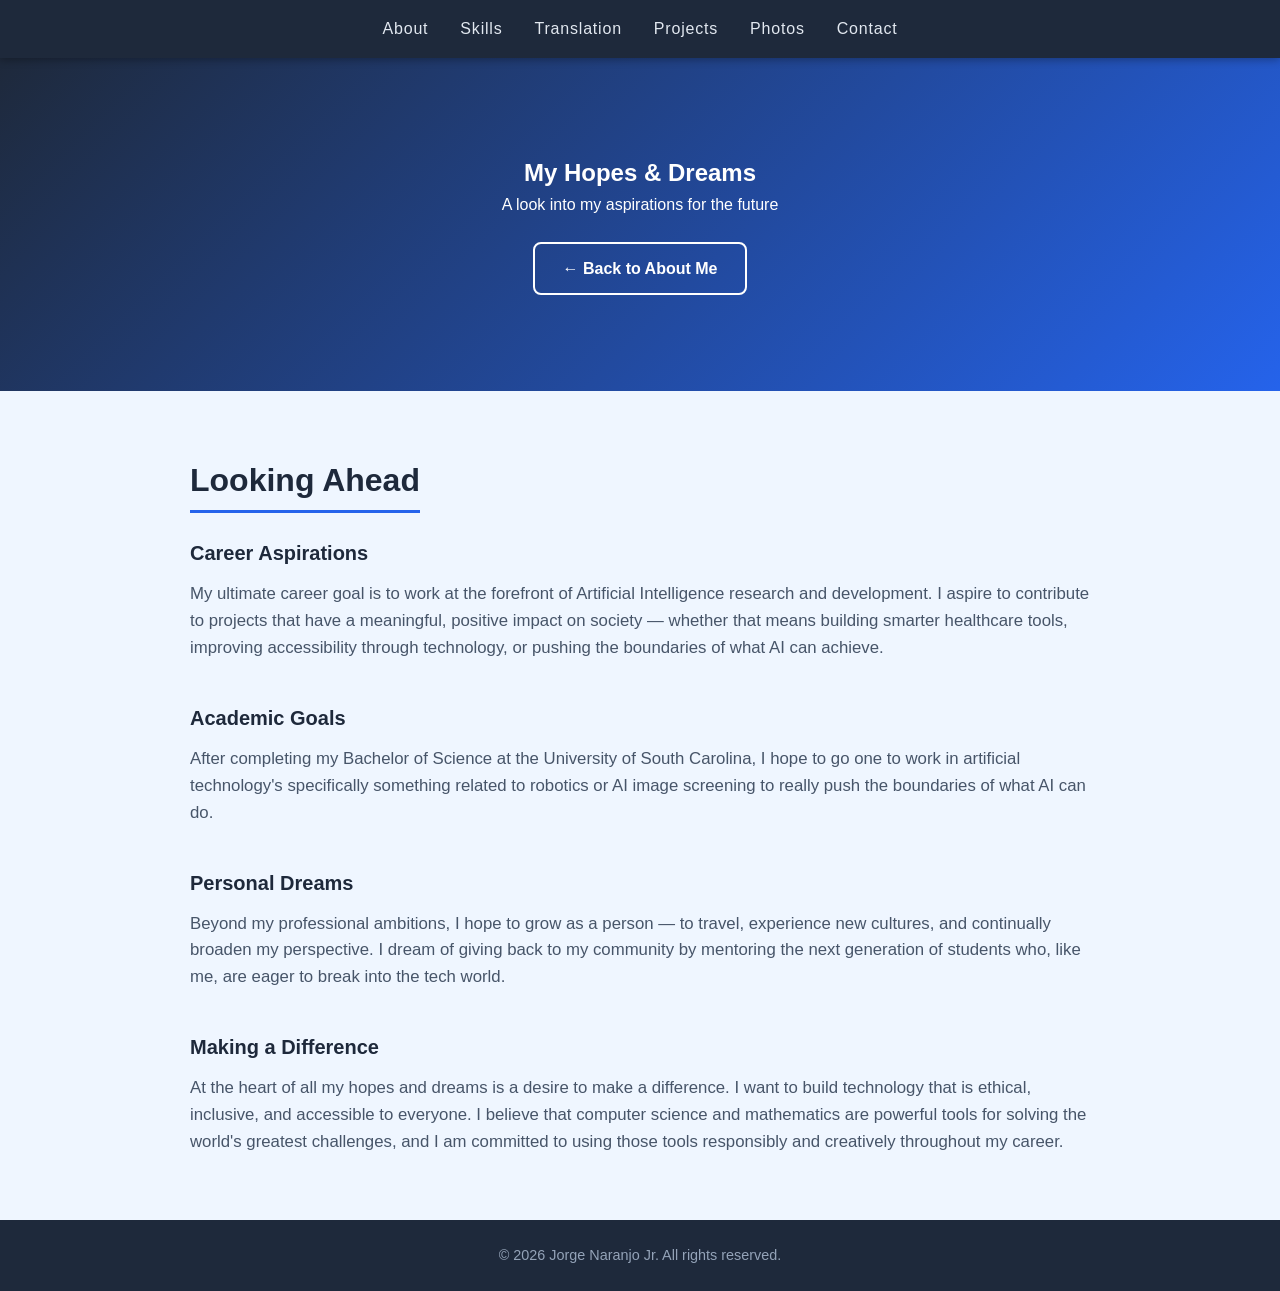
<file: hopes-and-dreams.html>
<!DOCTYPE html>
<html lang="en">
<head>
  <meta charset="UTF-8" />
  <meta name="viewport" content="width=device-width, initial-scale=1.0" />
  <title>My Hopes &amp; Dreams – Jorge Naranjo Jr</title>
  <link rel="stylesheet" href="style.css" />
</head>
<body>

  <!-- Navigation -->
  <nav>
    <button class="nav-toggle" aria-label="Toggle navigation" aria-expanded="false" aria-controls="nav-menu">
      <span></span><span></span><span></span>
    </button>
    <ul id="nav-menu">
      <li><a href="index.html#about">About</a></li>
      <li><a href="index.html#skills">Skills</a></li>
      <li><a href="index.html#translation">Translation</a></li>
      <li><a href="index.html#projects">Projects</a></li>
      <li><a href="index.html#photos">Photos</a></li>
      <li><a href="index.html#contact">Contact</a></li>
    </ul>
  </nav>

  <!-- Page Header -->
  <section id="hopes-hero" style="background:linear-gradient(135deg,#1e293b 0%,#2563eb 100%);color:white;text-align:center;padding:6rem 2rem;">
    <h1>My Hopes &amp; Dreams</h1>
    <p class="subtitle">A look into my aspirations for the future</p>
    <div class="hero-buttons" style="margin-top:1.5rem;">
      <a href="index.html#about" class="btn btn-outline">&larr; Back to About Me</a>
    </div>
  </section>

  <!-- Hopes & Dreams Content -->
  <section id="hopes-content" style="background-color:#eff6ff;">
    <div class="section-content">
      <h2>Looking Ahead</h2>

      <div style="margin-bottom:2.5rem;">
        <h3 style="font-size:1.25rem;color:#1e293b;margin-bottom:0.75rem;">Career Aspirations</h3>
        <p style="font-size:1.05rem;color:#475569;">
          My ultimate career goal is to work at the forefront of Artificial Intelligence research and development.
          I aspire to contribute to projects that have a meaningful, positive impact on society — whether that means
          building smarter healthcare tools, improving accessibility through technology, or pushing the boundaries of
          what AI can achieve.
        </p>
      </div>

      <div style="margin-bottom:2.5rem;">
        <h3 style="font-size:1.25rem;color:#1e293b;margin-bottom:0.75rem;">Academic Goals</h3>
        <p style="font-size:1.05rem;color:#475569;">
          After completing my Bachelor of Science at the University of South Carolina, I hope to go one to work 
          in artificial technology's specifically something related to robotics or AI image screening to really push 
          the boundaries of what AI can do.
        </p>
      </div>

      <div style="margin-bottom:2.5rem;">
        <h3 style="font-size:1.25rem;color:#1e293b;margin-bottom:0.75rem;">Personal Dreams</h3>
        <p style="font-size:1.05rem;color:#475569;">
          Beyond my professional ambitions, I hope to grow as a person — to travel, experience new cultures, and
          continually broaden my perspective. I dream of giving back to my community by mentoring the next generation
          of students who, like me, are eager to break into the tech world. 
        </p>
      </div>

      <div>
        <h3 style="font-size:1.25rem;color:#1e293b;margin-bottom:0.75rem;">Making a Difference</h3>
        <p style="font-size:1.05rem;color:#475569;">
          At the heart of all my hopes and dreams is a desire to make a difference. I want to build technology that
          is ethical, inclusive, and accessible to everyone. I believe that computer science and mathematics are
          powerful tools for solving the world's greatest challenges, and I am committed to using those tools
          responsibly and creatively throughout my career.
        </p>
      </div>
    </div>
  </section>

  <!-- Footer -->
  <footer>
    <p>&copy; 2026 Jorge Naranjo Jr. All rights reserved.</p>
  </footer>

  <!-- Hamburger navigation toggle -->
  <script>
    document.addEventListener('DOMContentLoaded', function () {
      var toggle = document.querySelector('.nav-toggle');
      var menu = document.getElementById('nav-menu');
      toggle.addEventListener('click', function () {
        var isOpen = menu.classList.toggle('nav-open');
        toggle.setAttribute('aria-expanded', isOpen ? 'true' : 'false');
      });
      menu.querySelectorAll('a').forEach(function (link) {
        link.addEventListener('click', function () {
          menu.classList.remove('nav-open');
          toggle.setAttribute('aria-expanded', 'false');
        });
      });
    });
  </script>

  <!-- Section Reveal Script -->
  <script>
    document.addEventListener('DOMContentLoaded', function () {
      var sections = document.querySelectorAll('section, footer');
      sections.forEach(function (el) { el.classList.add('section-hidden'); });

      var observer = new IntersectionObserver(function (entries) {
        entries.forEach(function (entry) {
          if (entry.isIntersecting) {
            entry.target.classList.add('section-visible');
            observer.unobserve(entry.target);
          }
        });
      }, { threshold: 0.12 });

      sections.forEach(function (el) { observer.observe(el); });
    });
  </script>

</body>
</html>
</file>
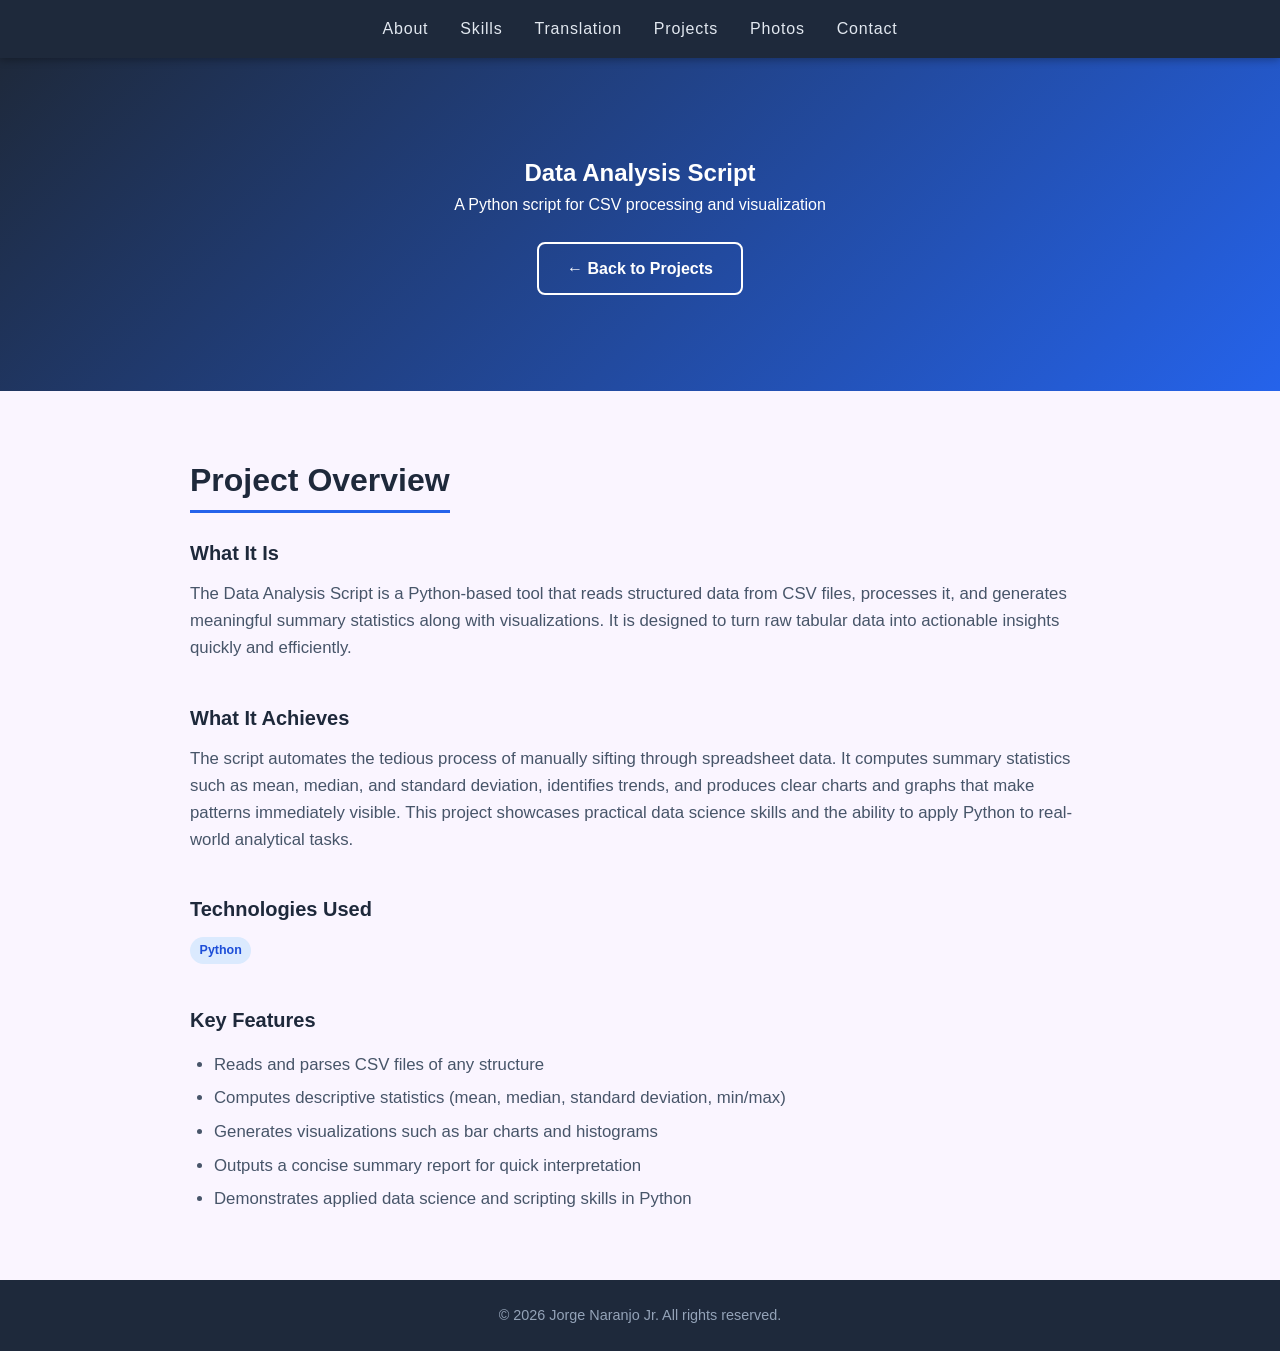
<file: project-data-analysis.html>
<!DOCTYPE html>
<html lang="en">
<head>
  <meta charset="UTF-8" />
  <meta name="viewport" content="width=device-width, initial-scale=1.0" />
  <title>Data Analysis Script – Jorge Naranjo Jr</title>
  <link rel="stylesheet" href="style.css" />
</head>
<body>

  <!-- Navigation -->
  <nav>
    <button class="nav-toggle" aria-label="Toggle navigation" aria-expanded="false" aria-controls="nav-menu">
      <span></span><span></span><span></span>
    </button>
    <ul id="nav-menu">
      <li><a href="index.html#about">About</a></li>
      <li><a href="index.html#skills">Skills</a></li>
      <li><a href="index.html#translation">Translation</a></li>
      <li><a href="index.html#projects">Projects</a></li>
      <li><a href="index.html#photos">Photos</a></li>
      <li><a href="index.html#contact">Contact</a></li>
    </ul>
  </nav>

  <!-- Page Header -->
  <section id="project-hero" style="background:linear-gradient(135deg,#1e293b 0%,#2563eb 100%);color:white;text-align:center;padding:6rem 2rem;">
    <h1>Data Analysis Script</h1>
    <p class="subtitle">A Python script for CSV processing and visualization</p>
    <div class="hero-buttons" style="margin-top:1.5rem;">
      <a href="index.html#projects" class="btn btn-outline">&larr; Back to Projects</a>
    </div>
  </section>

  <!-- Project Details -->
  <section id="project-content" style="background-color:#faf5ff;">
    <div class="section-content">
      <h2>Project Overview</h2>

      <div style="margin-bottom:2.5rem;">
        <h3 style="font-size:1.25rem;color:#1e293b;margin-bottom:0.75rem;">What It Is</h3>
        <p style="font-size:1.05rem;color:#475569;">
          The Data Analysis Script is a Python-based tool that reads structured data from CSV files,
          processes it, and generates meaningful summary statistics along with visualizations. It is
          designed to turn raw tabular data into actionable insights quickly and efficiently.
        </p>
      </div>

      <div style="margin-bottom:2.5rem;">
        <h3 style="font-size:1.25rem;color:#1e293b;margin-bottom:0.75rem;">What It Achieves</h3>
        <p style="font-size:1.05rem;color:#475569;">
          The script automates the tedious process of manually sifting through spreadsheet data.
          It computes summary statistics such as mean, median, and standard deviation, identifies
          trends, and produces clear charts and graphs that make patterns immediately visible.
          This project showcases practical data science skills and the ability to apply Python
          to real-world analytical tasks.
        </p>
      </div>

      <div style="margin-bottom:2.5rem;">
        <h3 style="font-size:1.25rem;color:#1e293b;margin-bottom:0.75rem;">Technologies Used</h3>
        <div class="project-tags" style="margin-top:0.5rem;">
          <span class="tag">Python</span>
        </div>
      </div>

      <div>
        <h3 style="font-size:1.25rem;color:#1e293b;margin-bottom:0.75rem;">Key Features</h3>
        <ul style="font-size:1.05rem;color:#475569;padding-left:1.5rem;line-height:2;">
          <li>Reads and parses CSV files of any structure</li>
          <li>Computes descriptive statistics (mean, median, standard deviation, min/max)</li>
          <li>Generates visualizations such as bar charts and histograms</li>
          <li>Outputs a concise summary report for quick interpretation</li>
          <li>Demonstrates applied data science and scripting skills in Python</li>
        </ul>
      </div>
    </div>
  </section>

  <!-- Footer -->
  <footer>
    <p>&copy; 2026 Jorge Naranjo Jr. All rights reserved.</p>
  </footer>

  <!-- Hamburger navigation toggle -->
  <script>
    document.addEventListener('DOMContentLoaded', function () {
      var toggle = document.querySelector('.nav-toggle');
      var menu = document.getElementById('nav-menu');
      toggle.addEventListener('click', function () {
        var isOpen = menu.classList.toggle('nav-open');
        toggle.setAttribute('aria-expanded', isOpen ? 'true' : 'false');
      });
      menu.querySelectorAll('a').forEach(function (link) {
        link.addEventListener('click', function () {
          menu.classList.remove('nav-open');
          toggle.setAttribute('aria-expanded', 'false');
        });
      });
    });
  </script>

  <!-- Section Reveal Script -->
  <script>
    document.addEventListener('DOMContentLoaded', function () {
      var sections = document.querySelectorAll('section, footer');
      sections.forEach(function (el) { el.classList.add('section-hidden'); });

      var observer = new IntersectionObserver(function (entries) {
        entries.forEach(function (entry) {
          if (entry.isIntersecting) {
            entry.target.classList.add('section-visible');
            observer.unobserve(entry.target);
          }
        });
      }, { threshold: 0.12 });

      sections.forEach(function (el) { observer.observe(el); });
    });
  </script>

</body>
</html>
</file>
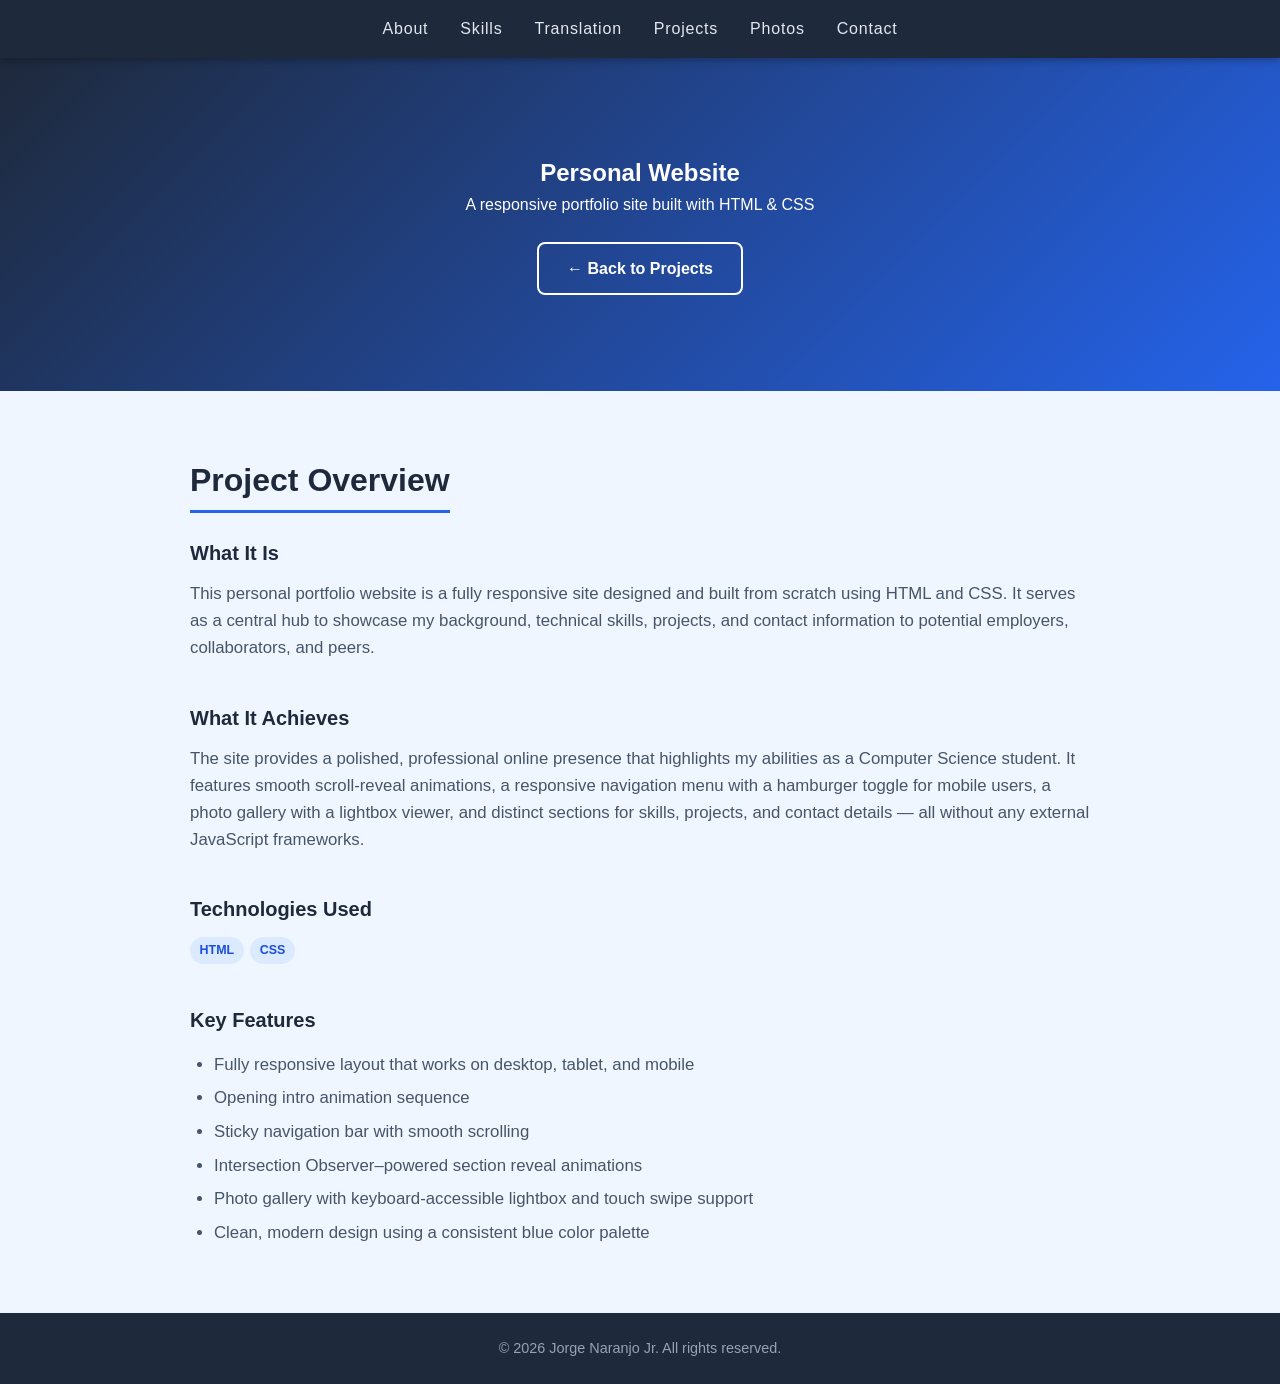
<file: project-personal-website.html>
<!DOCTYPE html>
<html lang="en">
<head>
  <meta charset="UTF-8" />
  <meta name="viewport" content="width=device-width, initial-scale=1.0" />
  <title>Personal Website – Jorge Naranjo Jr</title>
  <link rel="stylesheet" href="style.css" />
</head>
<body>

  <!-- Navigation -->
  <nav>
    <button class="nav-toggle" aria-label="Toggle navigation" aria-expanded="false" aria-controls="nav-menu">
      <span></span><span></span><span></span>
    </button>
    <ul id="nav-menu">
      <li><a href="index.html#about">About</a></li>
      <li><a href="index.html#skills">Skills</a></li>
      <li><a href="index.html#translation">Translation</a></li>
      <li><a href="index.html#projects">Projects</a></li>
      <li><a href="index.html#photos">Photos</a></li>
      <li><a href="index.html#contact">Contact</a></li>
    </ul>
  </nav>

  <!-- Page Header -->
  <section id="project-hero" style="background:linear-gradient(135deg,#1e293b 0%,#2563eb 100%);color:white;text-align:center;padding:6rem 2rem;">
    <h1>Personal Website</h1>
    <p class="subtitle">A responsive portfolio site built with HTML &amp; CSS</p>
    <div class="hero-buttons" style="margin-top:1.5rem;">
      <a href="index.html#projects" class="btn btn-outline">&larr; Back to Projects</a>
    </div>
  </section>

  <!-- Project Details -->
  <section id="project-content" style="background-color:#eff6ff;">
    <div class="section-content">
      <h2>Project Overview</h2>

      <div style="margin-bottom:2.5rem;">
        <h3 style="font-size:1.25rem;color:#1e293b;margin-bottom:0.75rem;">What It Is</h3>
        <p style="font-size:1.05rem;color:#475569;">
          This personal portfolio website is a fully responsive site designed and built from scratch
          using HTML and CSS. It serves as a central hub to showcase my background, technical skills,
          projects, and contact information to potential employers, collaborators, and peers.
        </p>
      </div>

      <div style="margin-bottom:2.5rem;">
        <h3 style="font-size:1.25rem;color:#1e293b;margin-bottom:0.75rem;">What It Achieves</h3>
        <p style="font-size:1.05rem;color:#475569;">
          The site provides a polished, professional online presence that highlights my abilities as a
          Computer Science student. It features smooth scroll-reveal animations, a responsive navigation
          menu with a hamburger toggle for mobile users, a photo gallery with a lightbox viewer, and
          distinct sections for skills, projects, and contact details — all without any external
          JavaScript frameworks.
        </p>
      </div>

      <div style="margin-bottom:2.5rem;">
        <h3 style="font-size:1.25rem;color:#1e293b;margin-bottom:0.75rem;">Technologies Used</h3>
        <div class="project-tags" style="margin-top:0.5rem;">
          <span class="tag">HTML</span>
          <span class="tag">CSS</span>
        </div>
      </div>

      <div>
        <h3 style="font-size:1.25rem;color:#1e293b;margin-bottom:0.75rem;">Key Features</h3>
        <ul style="font-size:1.05rem;color:#475569;padding-left:1.5rem;line-height:2;">
          <li>Fully responsive layout that works on desktop, tablet, and mobile</li>
          <li>Opening intro animation sequence</li>
          <li>Sticky navigation bar with smooth scrolling</li>
          <li>Intersection Observer–powered section reveal animations</li>
          <li>Photo gallery with keyboard-accessible lightbox and touch swipe support</li>
          <li>Clean, modern design using a consistent blue color palette</li>
        </ul>
      </div>
    </div>
  </section>

  <!-- Footer -->
  <footer>
    <p>&copy; 2026 Jorge Naranjo Jr. All rights reserved.</p>
  </footer>

  <!-- Hamburger navigation toggle -->
  <script>
    document.addEventListener('DOMContentLoaded', function () {
      var toggle = document.querySelector('.nav-toggle');
      var menu = document.getElementById('nav-menu');
      toggle.addEventListener('click', function () {
        var isOpen = menu.classList.toggle('nav-open');
        toggle.setAttribute('aria-expanded', isOpen ? 'true' : 'false');
      });
      menu.querySelectorAll('a').forEach(function (link) {
        link.addEventListener('click', function () {
          menu.classList.remove('nav-open');
          toggle.setAttribute('aria-expanded', 'false');
        });
      });
    });
  </script>

  <!-- Section Reveal Script -->
  <script>
    document.addEventListener('DOMContentLoaded', function () {
      var sections = document.querySelectorAll('section, footer');
      sections.forEach(function (el) { el.classList.add('section-hidden'); });

      var observer = new IntersectionObserver(function (entries) {
        entries.forEach(function (entry) {
          if (entry.isIntersecting) {
            entry.target.classList.add('section-visible');
            observer.unobserve(entry.target);
          }
        });
      }, { threshold: 0.12 });

      sections.forEach(function (el) { observer.observe(el); });
    });
  </script>

</body>
</html>
</file>
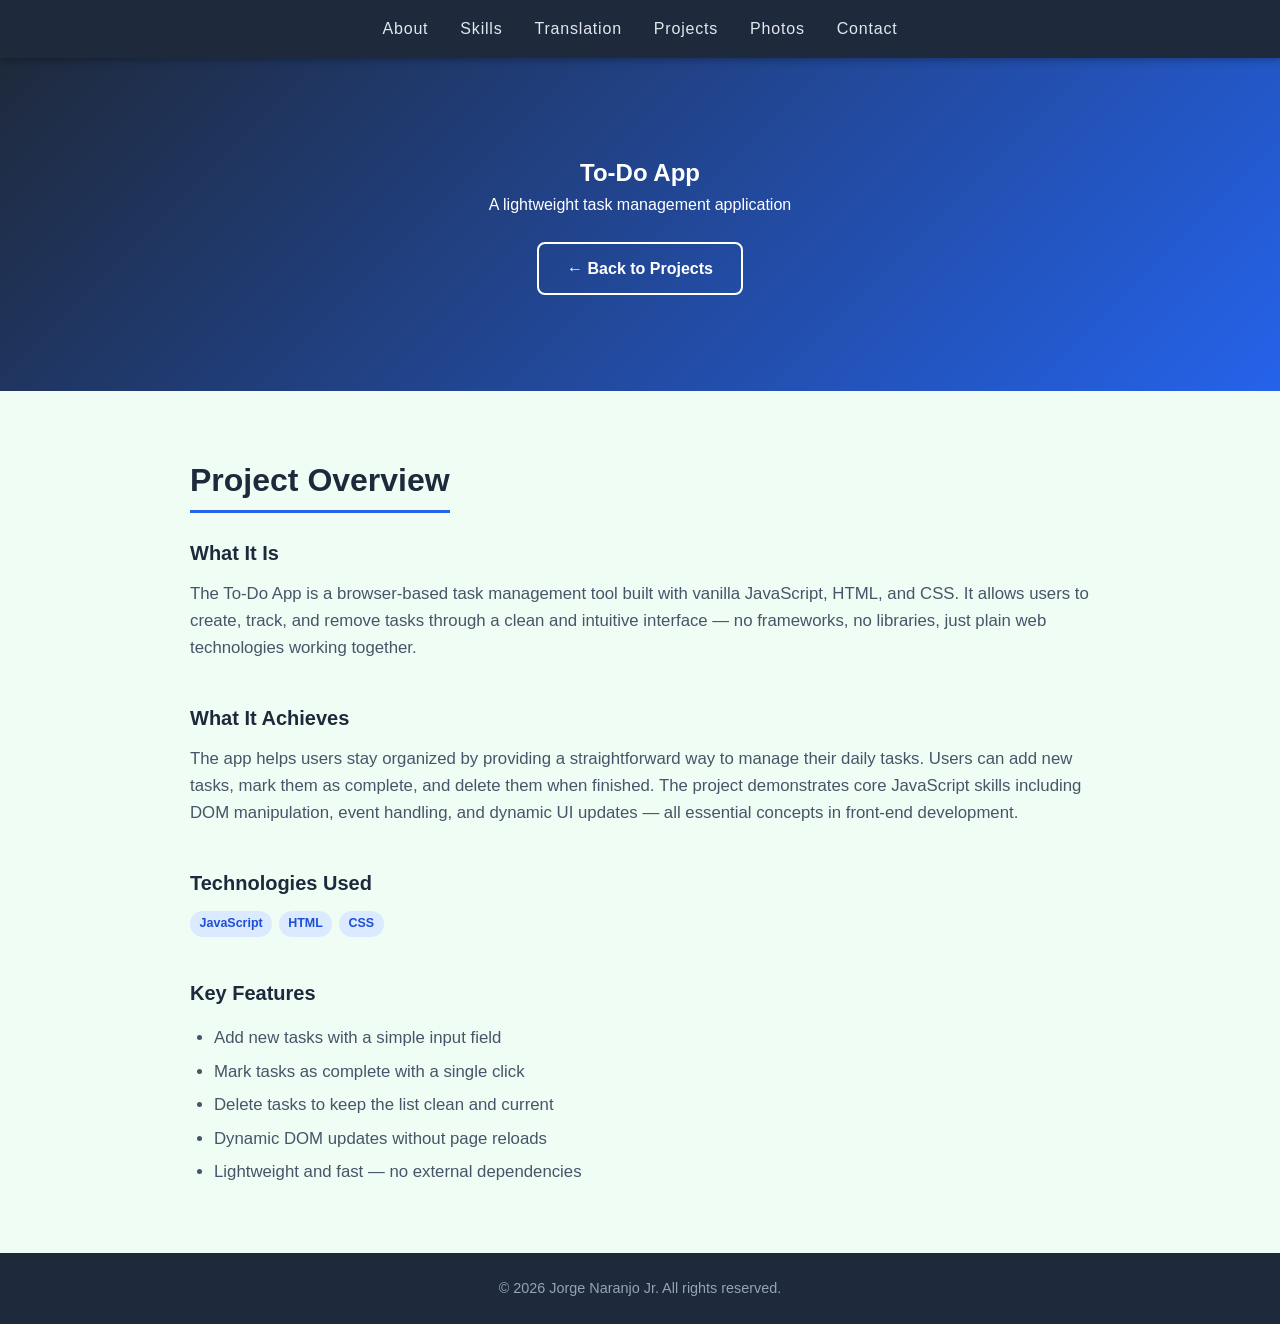
<file: project-todo-app.html>
<!DOCTYPE html>
<html lang="en">
<head>
  <meta charset="UTF-8" />
  <meta name="viewport" content="width=device-width, initial-scale=1.0" />
  <title>To-Do App – Jorge Naranjo Jr</title>
  <link rel="stylesheet" href="style.css" />
</head>
<body>

  <!-- Navigation -->
  <nav>
    <button class="nav-toggle" aria-label="Toggle navigation" aria-expanded="false" aria-controls="nav-menu">
      <span></span><span></span><span></span>
    </button>
    <ul id="nav-menu">
      <li><a href="index.html#about">About</a></li>
      <li><a href="index.html#skills">Skills</a></li>
      <li><a href="index.html#translation">Translation</a></li>
      <li><a href="index.html#projects">Projects</a></li>
      <li><a href="index.html#photos">Photos</a></li>
      <li><a href="index.html#contact">Contact</a></li>
    </ul>
  </nav>

  <!-- Page Header -->
  <section id="project-hero" style="background:linear-gradient(135deg,#1e293b 0%,#2563eb 100%);color:white;text-align:center;padding:6rem 2rem;">
    <h1>To-Do App</h1>
    <p class="subtitle">A lightweight task management application</p>
    <div class="hero-buttons" style="margin-top:1.5rem;">
      <a href="index.html#projects" class="btn btn-outline">&larr; Back to Projects</a>
    </div>
  </section>

  <!-- Project Details -->
  <section id="project-content" style="background-color:#f0fdf4;">
    <div class="section-content">
      <h2>Project Overview</h2>

      <div style="margin-bottom:2.5rem;">
        <h3 style="font-size:1.25rem;color:#1e293b;margin-bottom:0.75rem;">What It Is</h3>
        <p style="font-size:1.05rem;color:#475569;">
          The To-Do App is a browser-based task management tool built with vanilla JavaScript, HTML,
          and CSS. It allows users to create, track, and remove tasks through a clean and intuitive
          interface — no frameworks, no libraries, just plain web technologies working together.
        </p>
      </div>

      <div style="margin-bottom:2.5rem;">
        <h3 style="font-size:1.25rem;color:#1e293b;margin-bottom:0.75rem;">What It Achieves</h3>
        <p style="font-size:1.05rem;color:#475569;">
          The app helps users stay organized by providing a straightforward way to manage their daily
          tasks. Users can add new tasks, mark them as complete, and delete them when finished. The
          project demonstrates core JavaScript skills including DOM manipulation, event handling, and
          dynamic UI updates — all essential concepts in front-end development.
        </p>
      </div>

      <div style="margin-bottom:2.5rem;">
        <h3 style="font-size:1.25rem;color:#1e293b;margin-bottom:0.75rem;">Technologies Used</h3>
        <div class="project-tags" style="margin-top:0.5rem;">
          <span class="tag">JavaScript</span>
          <span class="tag">HTML</span>
          <span class="tag">CSS</span>
        </div>
      </div>

      <div>
        <h3 style="font-size:1.25rem;color:#1e293b;margin-bottom:0.75rem;">Key Features</h3>
        <ul style="font-size:1.05rem;color:#475569;padding-left:1.5rem;line-height:2;">
          <li>Add new tasks with a simple input field</li>
          <li>Mark tasks as complete with a single click</li>
          <li>Delete tasks to keep the list clean and current</li>
          <li>Dynamic DOM updates without page reloads</li>
          <li>Lightweight and fast — no external dependencies</li>
        </ul>
      </div>
    </div>
  </section>

  <!-- Footer -->
  <footer>
    <p>&copy; 2026 Jorge Naranjo Jr. All rights reserved.</p>
  </footer>

  <!-- Hamburger navigation toggle -->
  <script>
    document.addEventListener('DOMContentLoaded', function () {
      var toggle = document.querySelector('.nav-toggle');
      var menu = document.getElementById('nav-menu');
      toggle.addEventListener('click', function () {
        var isOpen = menu.classList.toggle('nav-open');
        toggle.setAttribute('aria-expanded', isOpen ? 'true' : 'false');
      });
      menu.querySelectorAll('a').forEach(function (link) {
        link.addEventListener('click', function () {
          menu.classList.remove('nav-open');
          toggle.setAttribute('aria-expanded', 'false');
        });
      });
    });
  </script>

  <!-- Section Reveal Script -->
  <script>
    document.addEventListener('DOMContentLoaded', function () {
      var sections = document.querySelectorAll('section, footer');
      sections.forEach(function (el) { el.classList.add('section-hidden'); });

      var observer = new IntersectionObserver(function (entries) {
        entries.forEach(function (entry) {
          if (entry.isIntersecting) {
            entry.target.classList.add('section-visible');
            observer.unobserve(entry.target);
          }
        });
      }, { threshold: 0.12 });

      sections.forEach(function (el) { observer.observe(el); });
    });
  </script>

</body>
</html>
</file>
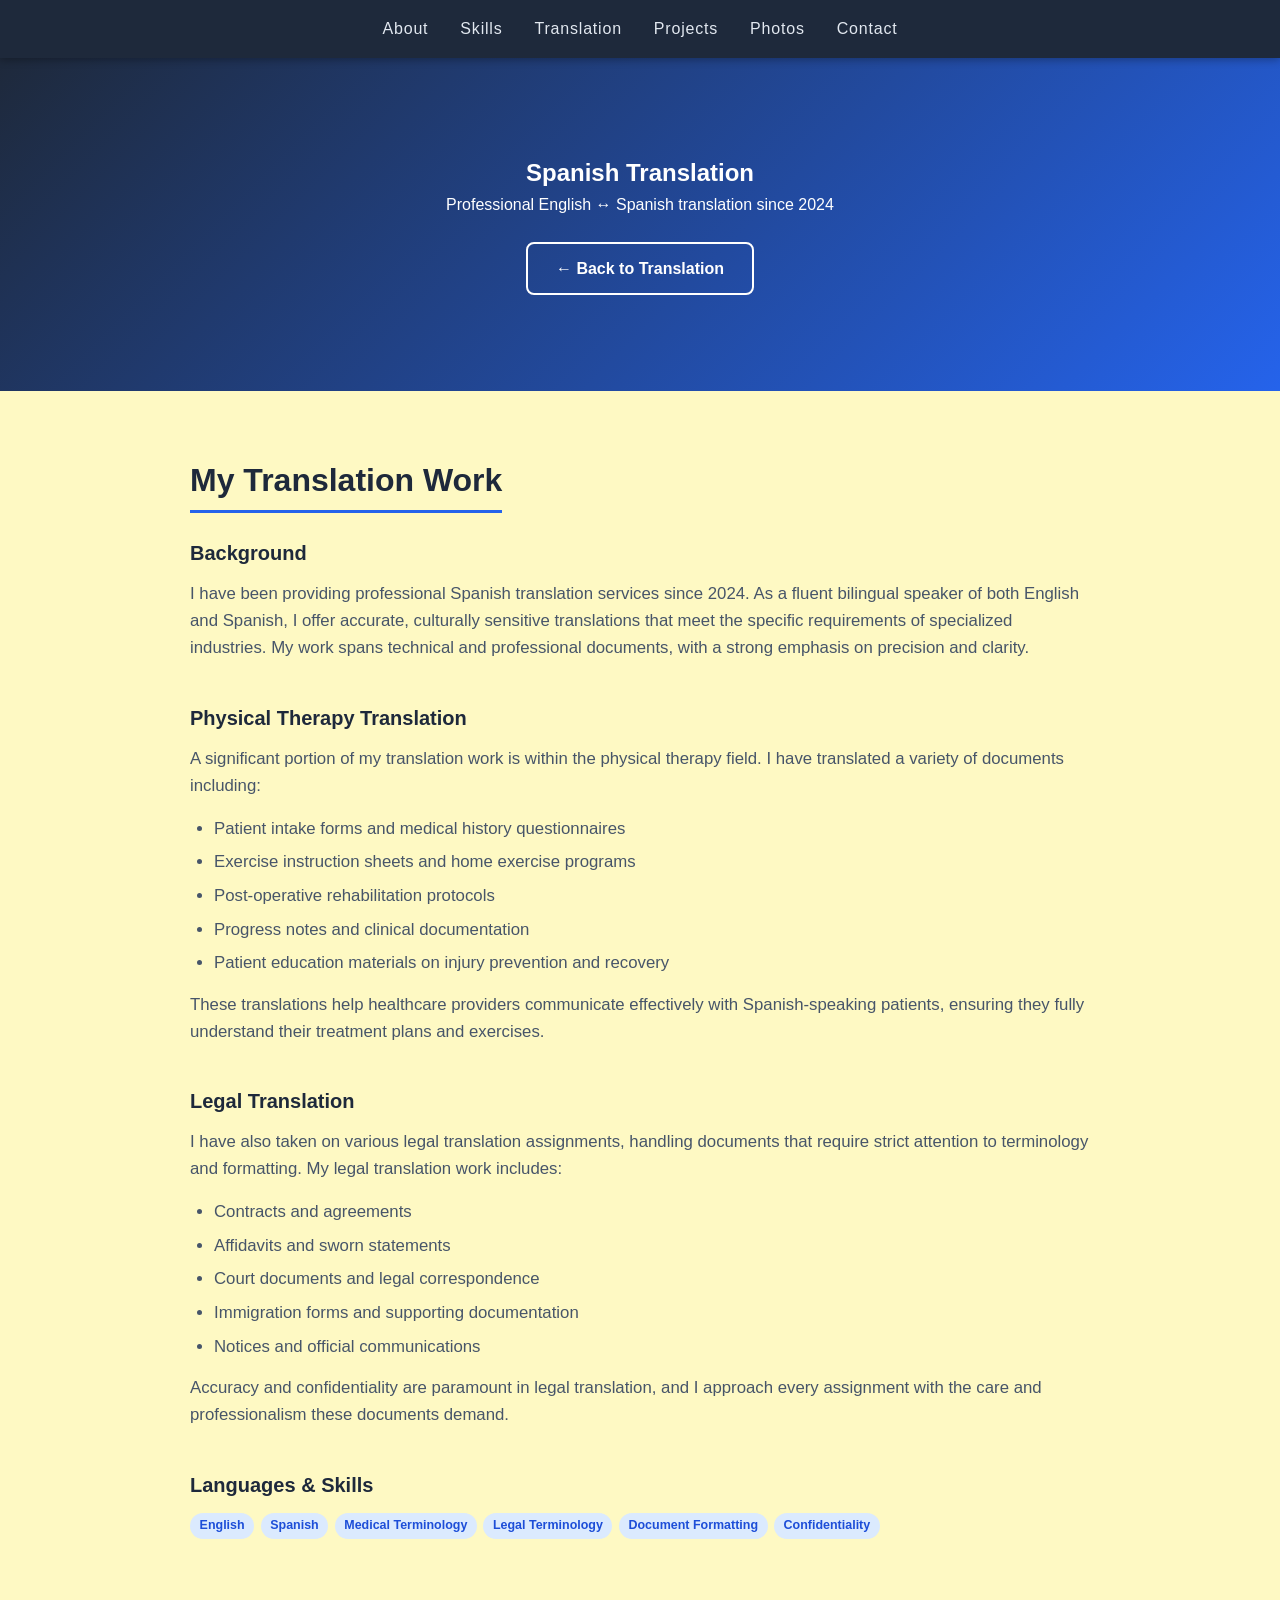
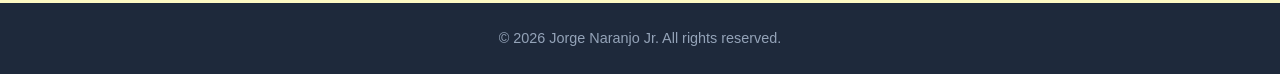
<file: spanish-translation.html>
<!DOCTYPE html>
<html lang="en">
<head>
  <meta charset="UTF-8" />
  <meta name="viewport" content="width=device-width, initial-scale=1.0" />
  <title>Spanish Translation – Jorge Naranjo Jr</title>
  <link rel="stylesheet" href="style.css" />
</head>
<body>

  <!-- Navigation -->
  <nav>
    <button class="nav-toggle" aria-label="Toggle navigation" aria-expanded="false" aria-controls="nav-menu">
      <span></span><span></span><span></span>
    </button>
    <ul id="nav-menu">
      <li><a href="index.html#about">About</a></li>
      <li><a href="index.html#skills">Skills</a></li>
      <li><a href="index.html#translation">Translation</a></li>
      <li><a href="index.html#projects">Projects</a></li>
      <li><a href="index.html#photos">Photos</a></li>
      <li><a href="index.html#contact">Contact</a></li>
    </ul>
  </nav>

  <!-- Page Header -->
  <section id="translation-hero" style="background:linear-gradient(135deg,#1e293b 0%,#2563eb 100%);color:white;text-align:center;padding:6rem 2rem;">
    <h1>Spanish Translation</h1>
    <p class="subtitle">Professional English &harr; Spanish translation since 2024</p>
    <div class="hero-buttons" style="margin-top:1.5rem;">
      <a href="index.html#translation" class="btn btn-outline">&larr; Back to Translation</a>
    </div>
  </section>

  <!-- Translation Content -->
  <section id="translation-content" style="background-color:#fef9c3;">
    <div class="section-content">
      <h2>My Translation Work</h2>

      <div style="margin-bottom:2.5rem;">
        <h3 style="font-size:1.25rem;color:#1e293b;margin-bottom:0.75rem;">Background</h3>
        <p style="font-size:1.05rem;color:#475569;">
          I have been providing professional Spanish translation services since 2024. As a fluent
          bilingual speaker of both English and Spanish, I offer accurate, culturally sensitive
          translations that meet the specific requirements of specialized industries. My work spans
          technical and professional documents, with a strong emphasis on precision and clarity.
        </p>
      </div>

      <div style="margin-bottom:2.5rem;">
        <h3 style="font-size:1.25rem;color:#1e293b;margin-bottom:0.75rem;">Physical Therapy Translation</h3>
        <p style="font-size:1.05rem;color:#475569;">
          A significant portion of my translation work is within the physical therapy field. I have
          translated a variety of documents including:
        </p>
        <ul style="font-size:1.05rem;color:#475569;padding-left:1.5rem;line-height:2;margin-top:0.75rem;">
          <li>Patient intake forms and medical history questionnaires</li>
          <li>Exercise instruction sheets and home exercise programs</li>
          <li>Post-operative rehabilitation protocols</li>
          <li>Progress notes and clinical documentation</li>
          <li>Patient education materials on injury prevention and recovery</li>
        </ul>
        <p style="font-size:1.05rem;color:#475569;margin-top:0.75rem;">
          These translations help healthcare providers communicate effectively with Spanish-speaking
          patients, ensuring they fully understand their treatment plans and exercises.
        </p>
      </div>

      <div style="margin-bottom:2.5rem;">
        <h3 style="font-size:1.25rem;color:#1e293b;margin-bottom:0.75rem;">Legal Translation</h3>
        <p style="font-size:1.05rem;color:#475569;">
          I have also taken on various legal translation assignments, handling documents that require
          strict attention to terminology and formatting. My legal translation work includes:
        </p>
        <ul style="font-size:1.05rem;color:#475569;padding-left:1.5rem;line-height:2;margin-top:0.75rem;">
          <li>Contracts and agreements</li>
          <li>Affidavits and sworn statements</li>
          <li>Court documents and legal correspondence</li>
          <li>Immigration forms and supporting documentation</li>
          <li>Notices and official communications</li>
        </ul>
        <p style="font-size:1.05rem;color:#475569;margin-top:0.75rem;">
          Accuracy and confidentiality are paramount in legal translation, and I approach every
          assignment with the care and professionalism these documents demand.
        </p>
      </div>

      <div>
        <h3 style="font-size:1.25rem;color:#1e293b;margin-bottom:0.75rem;">Languages &amp; Skills</h3>
        <div class="project-tags" style="margin-top:0.5rem;">
          <span class="tag">English</span>
          <span class="tag">Spanish</span>
          <span class="tag">Medical Terminology</span>
          <span class="tag">Legal Terminology</span>
          <span class="tag">Document Formatting</span>
          <span class="tag">Confidentiality</span>
        </div>
      </div>
    </div>
  </section>

  <!-- Footer -->
  <footer>
    <p>&copy; 2026 Jorge Naranjo Jr. All rights reserved.</p>
  </footer>

  <!-- Hamburger navigation toggle -->
  <script>
    document.addEventListener('DOMContentLoaded', function () {
      var toggle = document.querySelector('.nav-toggle');
      var menu = document.getElementById('nav-menu');
      toggle.addEventListener('click', function () {
        var isOpen = menu.classList.toggle('nav-open');
        toggle.setAttribute('aria-expanded', isOpen ? 'true' : 'false');
      });
      menu.querySelectorAll('a').forEach(function (link) {
        link.addEventListener('click', function () {
          menu.classList.remove('nav-open');
          toggle.setAttribute('aria-expanded', 'false');
        });
      });
    });
  </script>

  <!-- Section Reveal Script -->
  <script>
    document.addEventListener('DOMContentLoaded', function () {
      var sections = document.querySelectorAll('section, footer');
      sections.forEach(function (el) { el.classList.add('section-hidden'); });

      var observer = new IntersectionObserver(function (entries) {
        entries.forEach(function (entry) {
          if (entry.isIntersecting) {
            entry.target.classList.add('section-visible');
            observer.unobserve(entry.target);
          }
        });
      }, { threshold: 0.12 });

      sections.forEach(function (el) { observer.observe(el); });
    });
  </script>

</body>
</html>
</file>
<file: style.css>
/* =====================
   Intro / Opening Sequence
   ===================== */

#intro-overlay {
  position: fixed;
  inset: 0;
  background: linear-gradient(135deg, #1e293b 0%, #2563eb 100%);
  display: flex;
  flex-direction: column;
  align-items: center;
  justify-content: center;
  z-index: 9999;
  animation: introFadeOut 0.6s ease 2.4s forwards;
  pointer-events: none;
}

#intro-overlay .intro-name {
  color: white;
  font-size: 3rem;
  font-weight: 700;
  letter-spacing: 0.05em;
  opacity: 0;
  transform: translateY(20px);
  animation: introTextIn 0.7s ease 0.3s forwards;
}

#intro-overlay .intro-tagline {
  color: #bfdbfe;
  font-size: 1.2rem;
  margin-top: 0.75rem;
  opacity: 0;
  transform: translateY(20px);
  animation: introTextIn 0.7s ease 0.7s forwards;
}

#intro-overlay .intro-bar {
  width: 60px;
  height: 4px;
  background: white;
  border-radius: 2px;
  margin-top: 1.25rem;
  opacity: 0;
  transform: scaleX(0);
  animation: introBarIn 0.6s ease 1.1s forwards;
}

@keyframes introTextIn {
  to { opacity: 1; transform: translateY(0); }
}

@keyframes introBarIn {
  to { opacity: 1; transform: scaleX(1); }
}

@keyframes introFadeOut {
  to { opacity: 0; visibility: hidden; }
}

.intro-skip #intro-overlay {
  display: none;
}

/* =====================
   Section Reveal Animations
   ===================== */

.section-hidden {
  opacity: 0;
  transform: translateY(40px);
  transition: opacity 0.65s ease, transform 0.65s ease;
}

.section-visible {
  opacity: 1;
  transform: translateY(0);
}

/* Reset & Base */
* {
  margin: 0;
  padding: 0;
  box-sizing: border-box;
}

body {
  font-family: 'Segoe UI', Tahoma, Geneva, Verdana, sans-serif;
  color: #333;
  line-height: 1.6;
  background-color: #f5f5f5;
}

a {
  color: #2563eb;
  text-decoration: none;
}

a:hover {
  text-decoration: underline;
}

/* Navigation */
nav {
  background-color: #1e293b;
  position: sticky;
  top: 0;
  z-index: 100;
  box-shadow: 0 2px 8px rgba(0, 0, 0, 0.3);
}

nav ul {
  display: flex;
  list-style: none;
  justify-content: center;
  gap: 2rem;
  padding: 1rem;
}

nav ul li a {
  color: #e2e8f0;
  font-weight: 500;
  letter-spacing: 0.05em;
  transition: color 0.2s;
}

nav ul li a:hover {
  color: #60a5fa;
  text-decoration: none;
}

/* Hero Section */
#hero {
  background: linear-gradient(135deg, #1e293b 0%, #2563eb 100%);
  color: white;
  text-align: center;
  padding: 10rem 2rem;
}

#hero h1 {
  font-size: 3rem;
  font-weight: 700;
  margin-bottom: 0.5rem;
}

#hero .subtitle {
  font-size: 1.3rem;
  color: #bfdbfe;
  margin-bottom: 1.5rem;
}

#hero .hero-buttons {
  display: flex;
  justify-content: center;
  gap: 1rem;
  flex-wrap: wrap;
}

.btn {
  display: inline-block;
  padding: 0.75rem 1.75rem;
  border-radius: 0.5rem;
  font-weight: 600;
  transition: transform 0.2s, box-shadow 0.2s;
}

.btn:hover {
  transform: translateY(-2px);
  box-shadow: 0 4px 12px rgba(0, 0, 0, 0.25);
  text-decoration: none;
}

.btn-primary {
  background-color: #2563eb;
  color: white;
  border: 2px solid #2563eb;
}

.btn-outline {
  background-color: transparent;
  color: white;
  border: 2px solid white;
}

/* Sections */
section {
  padding: 4rem 2rem;
  width: 100%;
}

.section-content {
  max-width: 900px;
  margin: 0 auto;
}

section h2 {
  font-size: 2rem;
  font-weight: 700;
  margin-bottom: 1.5rem;
  color: #1e293b;
  border-bottom: 3px solid #2563eb;
  display: inline-block;
  padding-bottom: 0.25rem;
}

/* About */
#about p {
  font-size: 1.05rem;
  color: #475569;
  max-width: 700px;
}

/* Skills */
.skills-grid {
  display: grid;
  grid-template-columns: repeat(auto-fill, minmax(130px, 1fr));
  gap: 1rem;
}

.skill-card {
  background-color: white;
  border-radius: 0.5rem;
  padding: 1rem;
  text-align: center;
  box-shadow: 0 1px 4px rgba(0, 0, 0, 0.1);
  font-weight: 500;
  color: #1e293b;
  transition: transform 0.2s, box-shadow 0.2s;
}

.skill-card:hover {
  transform: translateY(-3px);
  box-shadow: 0 4px 12px rgba(37, 99, 235, 0.2);
}

/* Projects */
.projects-grid {
  display: grid;
  grid-template-columns: repeat(auto-fill, minmax(260px, 1fr));
  gap: 1.5rem;
}

.project-card {
  background-color: white;
  border-radius: 0.75rem;
  padding: 1.5rem;
  box-shadow: 0 1px 4px rgba(0, 0, 0, 0.1);
  transition: transform 0.2s, box-shadow 0.2s;
}

.project-card:hover {
  transform: translateY(-3px);
  box-shadow: 0 6px 16px rgba(0, 0, 0, 0.12);
}

.project-card-link {
  display: flex;
  flex-direction: column;
  text-decoration: none;
  color: inherit;
  cursor: pointer;
}

.project-card-link:hover {
  text-decoration: none;
}

.project-btn {
  display: inline-block;
  margin-top: 1rem;
  padding: 0.5rem 1rem;
  background-color: #2563eb;
  color: white;
  border-radius: 0.375rem;
  font-size: 0.9rem;
  font-weight: 600;
  align-self: flex-start;
  transition: background-color 0.2s;
}

.project-card-link:hover .project-btn {
  background-color: #1d4ed8;
}

.project-card h3 {
  font-size: 1.1rem;
  color: #1e293b;
  margin-bottom: 0.5rem;
}

.project-card p {
  font-size: 0.95rem;
  color: #64748b;
  margin-bottom: 1rem;
}

.project-tags {
  display: flex;
  flex-wrap: wrap;
  gap: 0.4rem;
}

.tag {
  background-color: #dbeafe;
  color: #1d4ed8;
  font-size: 0.78rem;
  font-weight: 600;
  padding: 0.2rem 0.6rem;
  border-radius: 9999px;
}

/* Contact */
.contact-list {
  list-style: none;
  display: flex;
  flex-direction: column;
  gap: 0.75rem;
}

.contact-list li {
  font-size: 1rem;
  color: #475569;
}

.contact-list li span {
  font-weight: 600;
  color: #1e293b;
  margin-right: 0.4rem;
}

/* Footer */
footer {
  background-color: #1e293b;
  color: #94a3b8;
  text-align: center;
  padding: 1.5rem;
  font-size: 0.9rem;
}

/* Section background colors */
#about {
  background-color: #eff6ff;
}

#skills {
  background-color: #f0fdf4;
}

#projects {
  background-color: #faf5ff;
}

#contact {
  background-color: #f8fafc;
}

#translation {
  background-color: #fef9c3;
}

/* Photos */
#photos {
  background-color: #fff7ed;
}

#photos .section-content {
  max-width: 1100px;
}

.photos-grid {
  display: grid;
  grid-template-columns: repeat(auto-fill, minmax(280px, 1fr));
  gap: 1.5rem;
  margin-top: 1.25rem;
}

.photo-card {
  background-color: white;
  border-radius: 0.75rem;
  overflow: hidden;
  box-shadow: 0 1px 4px rgba(0, 0, 0, 0.1);
  transition: transform 0.2s, box-shadow 0.2s;
  cursor: pointer;
}

.photo-card:hover {
  transform: translateY(-4px);
  box-shadow: 0 8px 20px rgba(0, 0, 0, 0.15);
}

.photo-card:focus {
  outline: 3px solid #2563eb;
  outline-offset: 2px;
}

.photo-card img {
  width: 100%;
  height: 220px;
  object-fit: cover;
  display: block;
  transition: opacity 0.2s;
}

.photo-card:hover img {
  opacity: 0.9;
}

.photo-card figcaption {
  padding: 0.75rem 1rem;
  font-size: 0.95rem;
  color: #475569;
}

/* Lightbox */
.lightbox {
  display: none;
  position: fixed;
  inset: 0;
  background: rgba(0, 0, 0, 0.85);
  z-index: 1000;
  align-items: center;
  justify-content: center;
}

.lightbox.active {
  display: flex;
}

.lightbox-content {
  position: relative;
  max-width: 90vw;
  max-height: 90vh;
  text-align: center;
}

.lightbox-content img {
  max-width: 100%;
  max-height: 80vh;
  border-radius: 0.5rem;
  box-shadow: 0 8px 32px rgba(0, 0, 0, 0.5);
  display: block;
  margin: 0 auto;
}

.lightbox-content figcaption {
  color: #e2e8f0;
  margin-top: 0.75rem;
  font-size: 1rem;
}

.lightbox-close {
  position: absolute;
  top: 1rem;
  right: 1.5rem;
  background: none;
  border: none;
  color: white;
  font-size: 2.5rem;
  cursor: pointer;
  line-height: 1;
  opacity: 0.8;
  transition: opacity 0.2s;
  z-index: 1001;
}

.lightbox-close:hover {
  opacity: 1;
}

.lightbox-prev,
.lightbox-next {
  position: absolute;
  top: 50%;
  transform: translateY(-50%);
  background: rgba(255, 255, 255, 0.15);
  border: none;
  color: white;
  font-size: 3rem;
  cursor: pointer;
  line-height: 1;
  opacity: 0.8;
  transition: opacity 0.2s, background 0.2s;
  z-index: 1001;
  padding: 0.5rem 1rem;
  border-radius: 0.5rem;
  user-select: none;
}

.lightbox-prev {
  left: 1rem;
}

.lightbox-next {
  right: 1rem;
}

.lightbox-prev:hover,
.lightbox-next:hover {
  opacity: 1;
  background: rgba(255, 255, 255, 0.3);
}

/* =====================
   Hamburger Toggle Button
   ===================== */

.nav-toggle {
  display: none;
  background: none;
  border: none;
  cursor: pointer;
  padding: 0.5rem;
  flex-direction: column;
  gap: 5px;
  position: absolute;
  right: 1rem;
  top: 50%;
  transform: translateY(-50%);
}

.nav-toggle span {
  display: block;
  width: 24px;
  height: 2px;
  background: #e2e8f0;
  border-radius: 2px;
  transition: transform 0.3s, opacity 0.3s;
}

.nav-toggle[aria-expanded="true"] span:nth-child(1) {
  transform: translateY(7px) rotate(45deg);
}

.nav-toggle[aria-expanded="true"] span:nth-child(2) {
  opacity: 0;
}

.nav-toggle[aria-expanded="true"] span:nth-child(3) {
  transform: translateY(-7px) rotate(-45deg);
}

/* =====================
   Mobile Responsive
   ===================== */

@media (max-width: 640px) {
  /* Nav */
  nav {
    position: relative;
    padding: 0.75rem 1rem;
  }

  .nav-toggle {
    display: flex;
  }

  nav ul {
    display: none;
    flex-direction: column;
    gap: 0;
    padding: 0.5rem 0 0.75rem;
    text-align: center;
    width: 100%;
  }

  nav ul.nav-open {
    display: flex;
  }

  nav ul li a {
    display: block;
    padding: 0.65rem 1rem;
  }

  /* Intro overlay */
  #intro-overlay .intro-name {
    font-size: 2rem;
    text-align: center;
    padding: 0 1rem;
  }

  #intro-overlay .intro-tagline {
    font-size: 1rem;
    text-align: center;
    padding: 0 1rem;
  }

  /* Hero */
  #hero {
    padding: 3.5rem 1.25rem;
  }

  #hero h1 {
    font-size: 2rem;
  }

  #hero .subtitle {
    font-size: 1.05rem;
  }

  /* Sections */
  section {
    padding: 2.5rem 1.25rem;
  }

  section h2 {
    font-size: 1.6rem;
  }

  /* Skills – ensure at least 2 columns */
  .skills-grid {
    grid-template-columns: repeat(auto-fill, minmax(110px, 1fr));
  }

  /* Projects – single column */
  .projects-grid {
    grid-template-columns: 1fr;
  }

  /* Photos – single column */
  .photos-grid {
    grid-template-columns: 1fr;
  }

  /* Lightbox: larger touch targets */
  .lightbox-close {
    font-size: 2rem;
    top: 0.5rem;
    right: 0.75rem;
    padding: 0.5rem;
  }

  .lightbox-prev,
  .lightbox-next {
    font-size: 2rem;
    padding: 0.75rem 0.9rem;
  }

  .lightbox-prev {
    left: 0.25rem;
  }

  .lightbox-next {
    right: 0.25rem;
  }

  /* Contact list – allow wrapping on tiny screens */
  .contact-list li {
    display: flex;
    flex-direction: column;
    gap: 0.15rem;
    overflow-wrap: break-word;
  }

  .contact-list li span {
    margin-right: 0;
  }
}
</file>
